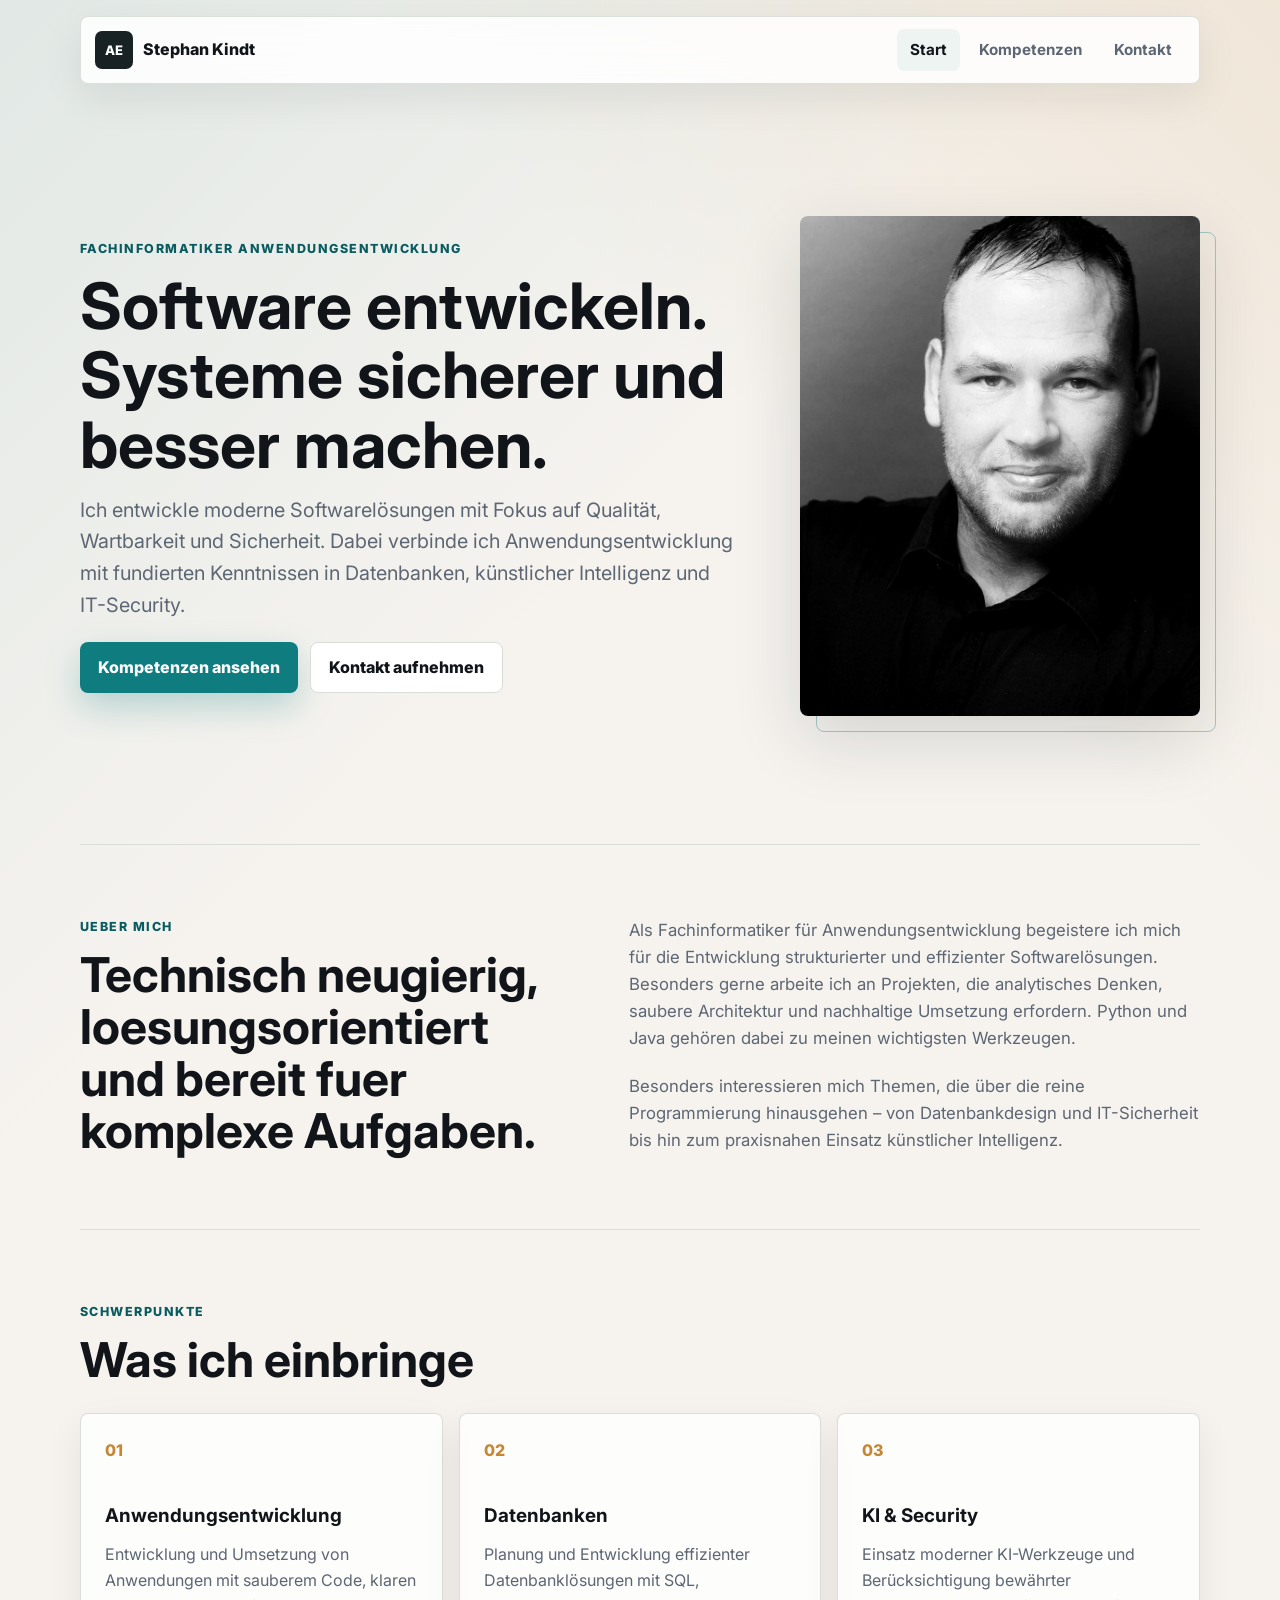
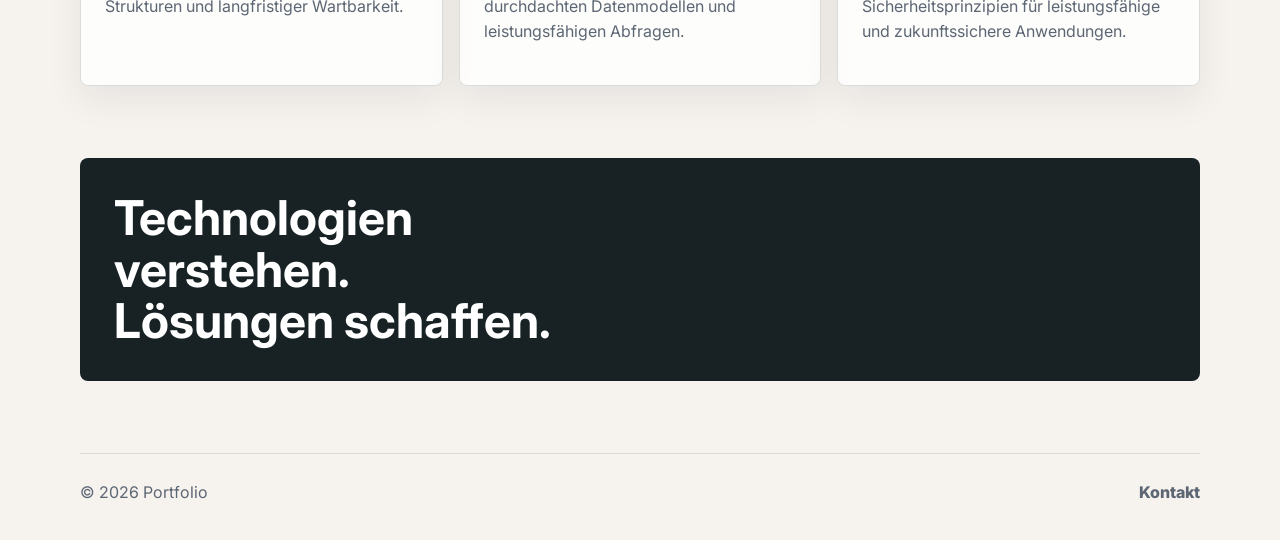
<file: index.html>
<!doctype html>
<html lang="de">
  <head>
    <meta charset="utf-8">
    <meta name="viewport" content="width=device-width, initial-scale=1">
    <meta name="description" content="Portfolio eines Fachinformatikers fuer Anwendungsentwicklung mit Fokus auf Softwareentwicklung, Datenbanken, KI und IT Security.">
    <title>Portfolio | Fachinformatiker Anwendungsentwicklung</title>
    <link rel="preconnect" href="https://fonts.googleapis.com">
    <link rel="preconnect" href="https://fonts.gstatic.com" crossorigin>
    <link href="https://fonts.googleapis.com/css2?family=Inter:wght@400;500;600;700;800&display=swap" rel="stylesheet">
    <link rel="stylesheet" href="styles.css">
  </head>
  <body>
    <header class="site-header">
      <a class="brand" href="index.html" aria-label="Zur Startseite">
        <span class="brand-mark">AE</span>
        <span>Stephan Kindt</span>
      </a>
      <button class="nav-toggle" type="button" aria-expanded="false" aria-controls="site-nav">
        <span></span>
        <span></span>
      </button>
      <nav class="site-nav" id="site-nav" aria-label="Hauptnavigation">
        <a href="index.html" aria-current="page">Start</a>
        <a href="kompetenzen.html">Kompetenzen</a>
        <a href="kontakt.html">Kontakt</a>
      </nav>
    </header>

    <main>
      <section class="hero">
        <div class="hero-copy">
          <p class="eyebrow">Fachinformatiker Anwendungsentwicklung</p>
          <h1>Software entwickeln. Systeme sicherer und besser machen.</h1>
          <p class="lead">
             Ich entwickle moderne Softwarelösungen mit Fokus auf Qualität,
             Wartbarkeit und Sicherheit. Dabei verbinde ich Anwendungsentwicklung mit fundierten Kenntnissen in Datenbanken,
             künstlicher Intelligenz und IT-Security.
          </p>
          <div class="hero-actions" aria-label="Wichtige Links">
            <a class="button primary" href="kompetenzen.html">Kompetenzen ansehen</a>
            <a class="button secondary" href="kontakt.html">Kontakt aufnehmen</a>
          </div>
        </div>
        <figure class="portrait-wrap">
          <img src="Bewerbung.jpg" alt="Portraitfoto" class="portrait">
        </figure>
      </section>

      <section class="section split-section">
        <div>
          <p class="section-kicker">Ueber mich</p>
          <h2>Technisch neugierig, loesungsorientiert und bereit fuer komplexe Aufgaben.</h2>
        </div>
        <div class="text-stack">
          <p>
            Als Fachinformatiker für Anwendungsentwicklung begeistere ich mich für die Entwicklung strukturierter und effizienter Softwarelösungen.
             Besonders gerne arbeite ich an Projekten, die analytisches Denken,
             saubere Architektur und nachhaltige Umsetzung erfordern. Python und Java gehören dabei zu meinen wichtigsten Werkzeugen.
          </p>
          <p>
            Besonders interessieren mich Themen,
             die über die reine Programmierung hinausgehen – von Datenbankdesign und IT-Sicherheit bis hin zum praxisnahen Einsatz künstlicher Intelligenz.
          </p>
        </div>
      </section>

      <section class="section">
        <div class="section-heading">
          <p class="section-kicker">Schwerpunkte</p>
          <h2>Was ich einbringe</h2>
        </div>
        <div class="feature-grid">
          <article class="feature-card">
            <span class="card-number">01</span>
            <h3>Anwendungsentwicklung</h3>
            <p>Entwicklung und Umsetzung von Anwendungen mit sauberem Code, klaren Strukturen und langfristiger Wartbarkeit.</p>
          </article>
          <article class="feature-card">
            <span class="card-number">02</span>
            <h3>Datenbanken</h3>
            <p>Planung und Entwicklung effizienter Datenbanklösungen mit SQL, durchdachten Datenmodellen und leistungsfähigen Abfragen.</p>
          </article>
          <article class="feature-card">
            <span class="card-number">03</span>
            <h3>KI & Security</h3>
            <p>Einsatz moderner KI-Werkzeuge und Berücksichtigung bewährter Sicherheitsprinzipien für leistungsfähige und zukunftssichere Anwendungen.</p>
          </article>
        </div>
      </section>

      <section class="callout">
        <div>
          <p class="section-kicker"></p>
          <h2>Technologien verstehen. Lösungen schaffen.</h2>
        </div>
        <p>
         
        </p>
      </section>
    </main>

    <footer class="site-footer">
      <p>© <span id="year"></span> Portfolio</p>
      <a href="kontakt.html">Kontakt</a>
    </footer>

    <script src="script.js"></script>
  </body>
</html>
</file>
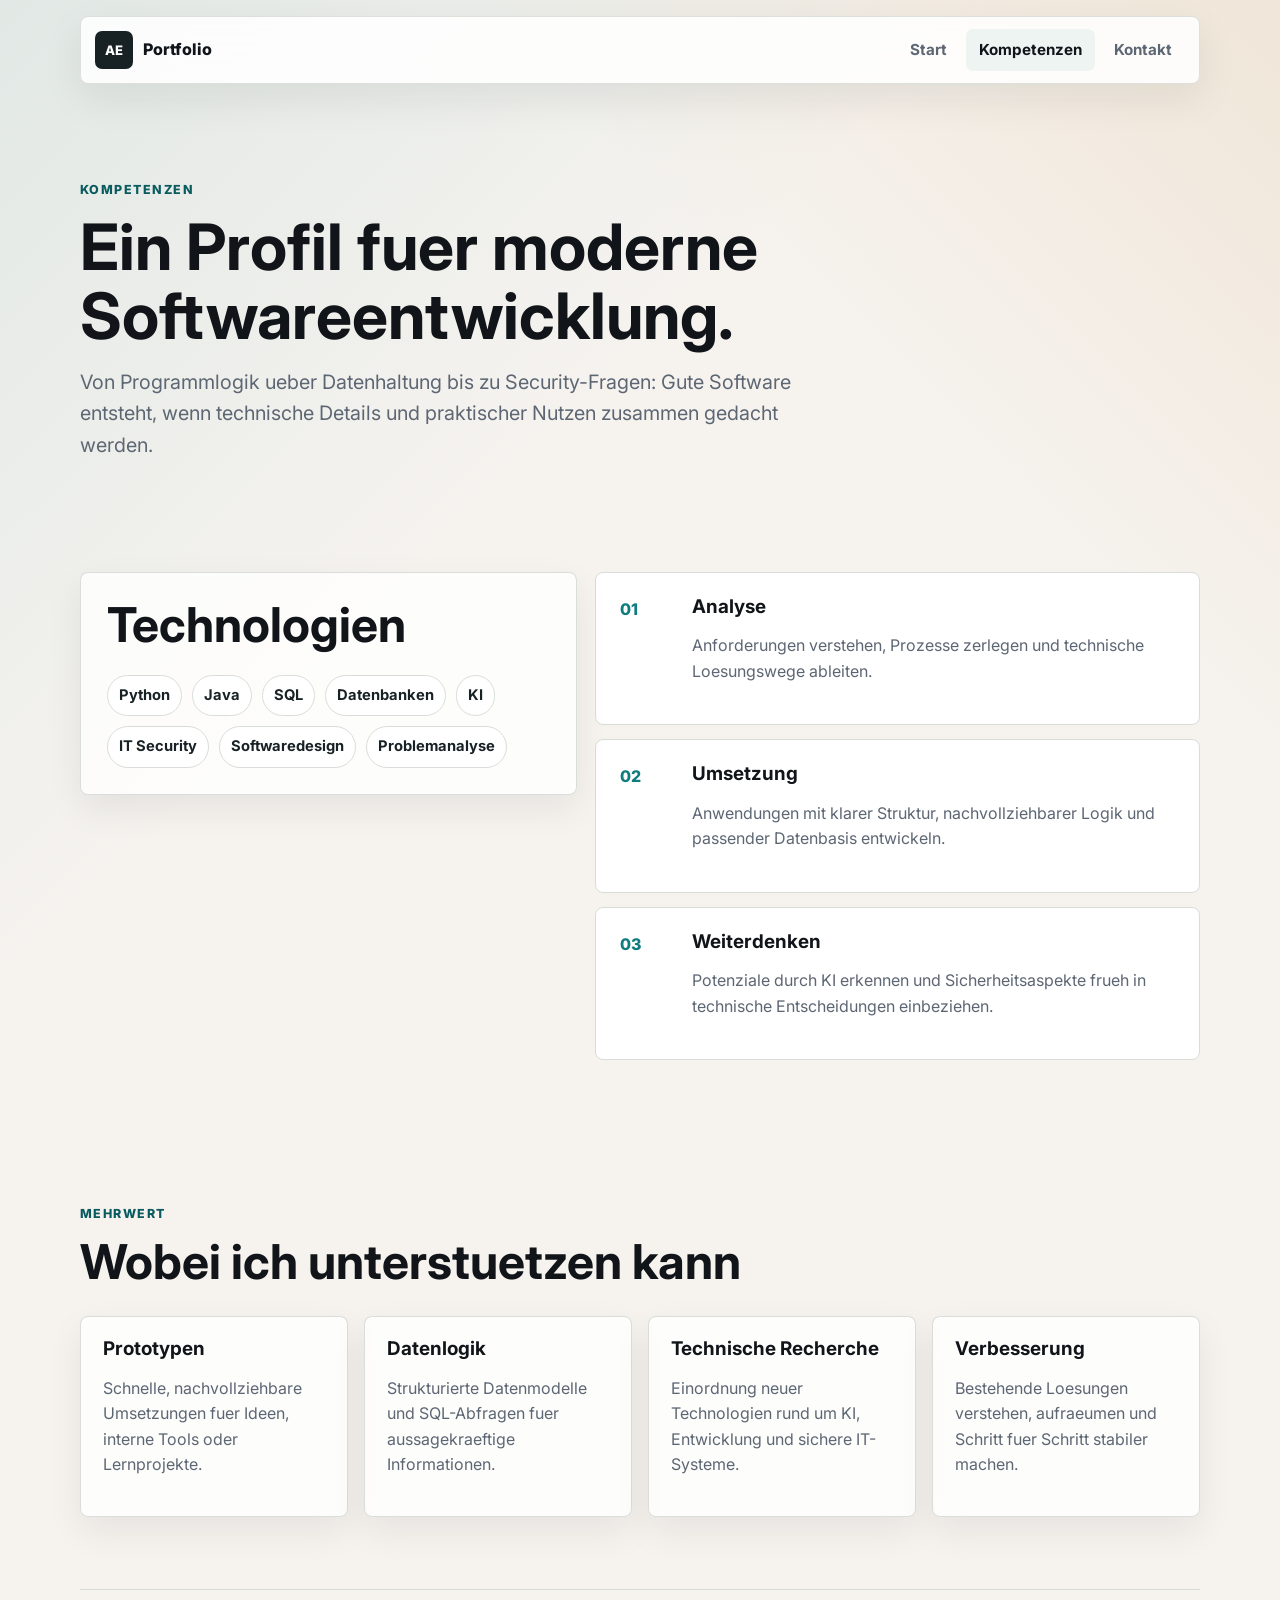
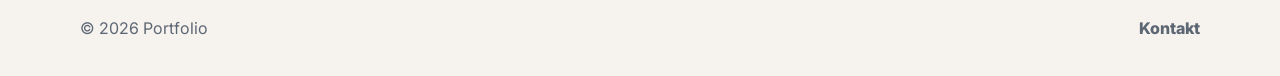
<file: kompetenzen.html>
<!doctype html>
<html lang="de">
  <head>
    <meta charset="utf-8">
    <meta name="viewport" content="width=device-width, initial-scale=1">
    <meta name="description" content="Kompetenzen in Anwendungsentwicklung, Python, Java, SQL, KI und IT Security.">
    <title>Kompetenzen | Portfolio</title>
    <link rel="preconnect" href="https://fonts.googleapis.com">
    <link rel="preconnect" href="https://fonts.gstatic.com" crossorigin>
    <link href="https://fonts.googleapis.com/css2?family=Inter:wght@400;500;600;700;800&display=swap" rel="stylesheet">
    <link rel="stylesheet" href="styles.css">
  </head>
  <body>
    <header class="site-header">
      <a class="brand" href="index.html" aria-label="Zur Startseite">
        <span class="brand-mark">AE</span>
        <span>Portfolio</span>
      </a>
      <button class="nav-toggle" type="button" aria-expanded="false" aria-controls="site-nav">
        <span></span>
        <span></span>
      </button>
      <nav class="site-nav" id="site-nav" aria-label="Hauptnavigation">
        <a href="index.html">Start</a>
        <a href="kompetenzen.html" aria-current="page">Kompetenzen</a>
        <a href="kontakt.html">Kontakt</a>
      </nav>
    </header>

    <main>
      <section class="page-hero">
        <p class="eyebrow">Kompetenzen</p>
        <h1>Ein Profil fuer moderne Softwareentwicklung.</h1>
        <p class="lead narrow">
          Von Programmlogik ueber Datenhaltung bis zu Security-Fragen: Gute Software
          entsteht, wenn technische Details und praktischer Nutzen zusammen gedacht werden.
        </p>
      </section>

      <section class="section skill-layout">
        <div class="skill-panel">
          <h2>Technologien</h2>
          <div class="tag-cloud" aria-label="Technologien">
            <span>Python</span>
            <span>Java</span>
            <span>SQL</span>
            <span>Datenbanken</span>
            <span>KI</span>
            <span>IT Security</span>
            <span>Softwaredesign</span>
            <span>Problemanalyse</span>
          </div>
        </div>
        <div class="timeline">
          <article>
            <span>01</span>
            <div>
              <h3>Analyse</h3>
              <p>Anforderungen verstehen, Prozesse zerlegen und technische Loesungswege ableiten.</p>
            </div>
          </article>
          <article>
            <span>02</span>
            <div>
              <h3>Umsetzung</h3>
              <p>Anwendungen mit klarer Struktur, nachvollziehbarer Logik und passender Datenbasis entwickeln.</p>
            </div>
          </article>
          <article>
            <span>03</span>
            <div>
              <h3>Weiterdenken</h3>
              <p>Potenziale durch KI erkennen und Sicherheitsaspekte frueh in technische Entscheidungen einbeziehen.</p>
            </div>
          </article>
        </div>
      </section>

      <section class="section value-section">
        <div class="section-heading">
          <p class="section-kicker">Mehrwert</p>
          <h2>Wobei ich unterstuetzen kann</h2>
        </div>
        <div class="value-grid">
          <article>
            <h3>Prototypen</h3>
            <p>Schnelle, nachvollziehbare Umsetzungen fuer Ideen, interne Tools oder Lernprojekte.</p>
          </article>
          <article>
            <h3>Datenlogik</h3>
            <p>Strukturierte Datenmodelle und SQL-Abfragen fuer aussagekraeftige Informationen.</p>
          </article>
          <article>
            <h3>Technische Recherche</h3>
            <p>Einordnung neuer Technologien rund um KI, Entwicklung und sichere IT-Systeme.</p>
          </article>
          <article>
            <h3>Verbesserung</h3>
            <p>Bestehende Loesungen verstehen, aufraeumen und Schritt fuer Schritt stabiler machen.</p>
          </article>
        </div>
      </section>
    </main>

    <footer class="site-footer">
      <p>© <span id="year"></span> Portfolio</p>
      <a href="kontakt.html">Kontakt</a>
    </footer>

    <script src="script.js"></script>
  </body>
</html>
</file>
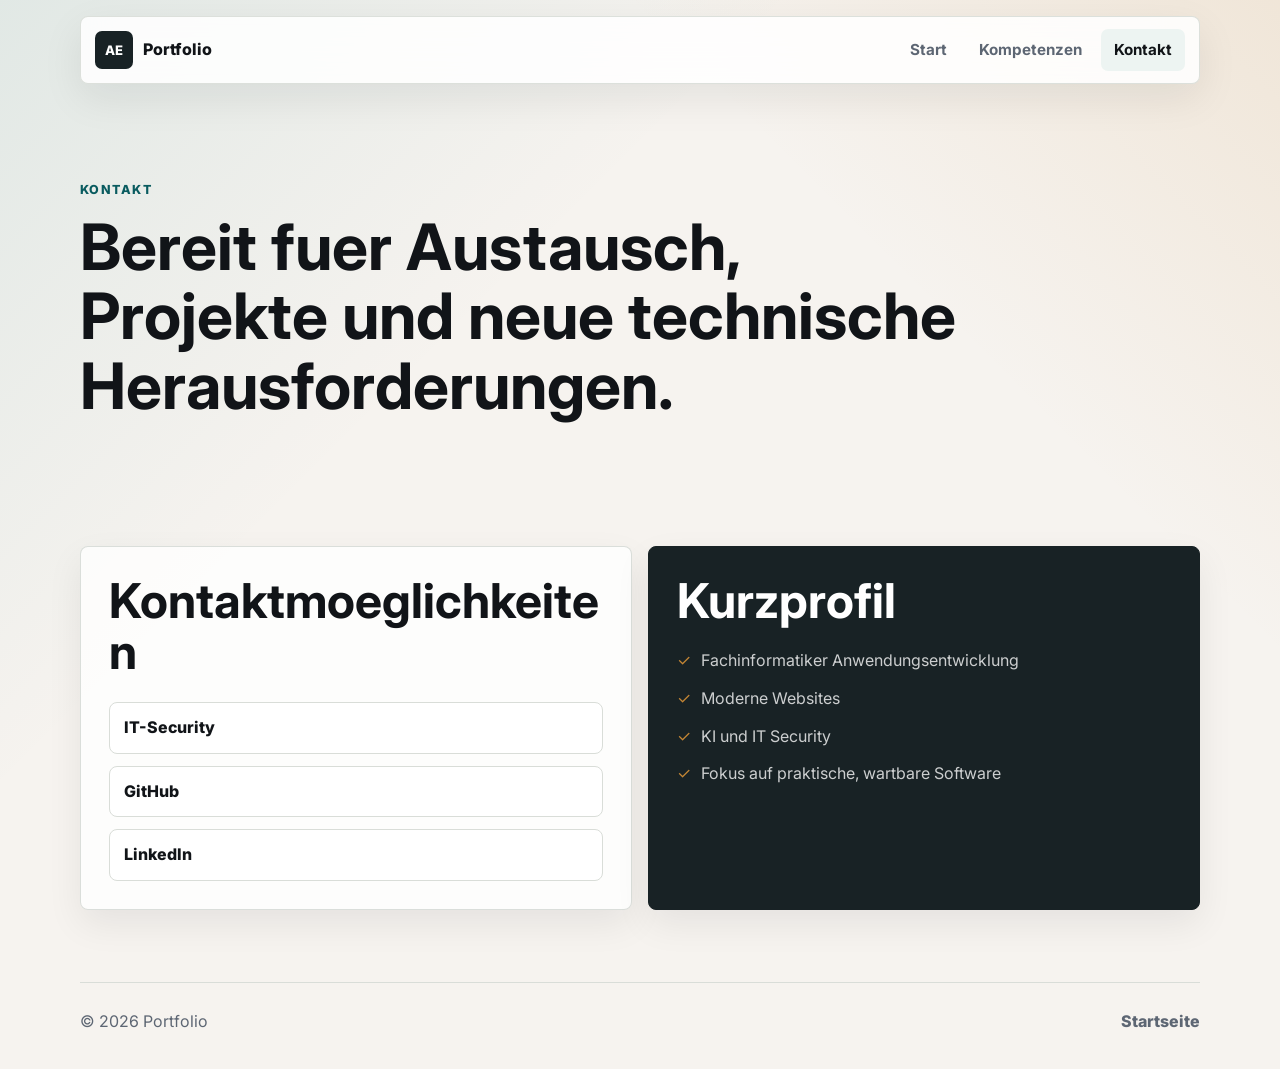
<file: kontakt.html>
<!doctype html>
<html lang="de">
  <head>
    <meta charset="utf-8">
    <meta name="viewport" content="width=device-width, initial-scale=1">
    <meta name="description" content="Kontaktseite fuer ein Portfolio im Bereich Anwendungsentwicklung.">
    <title>Kontakt | Portfolio</title>
    <link rel="preconnect" href="https://fonts.googleapis.com">
    <link rel="preconnect" href="https://fonts.gstatic.com" crossorigin>
    <link href="https://fonts.googleapis.com/css2?family=Inter:wght@400;500;600;700;800&display=swap" rel="stylesheet">
    <link rel="stylesheet" href="styles.css">
  </head>
  <body>
    <header class="site-header">
      <a class="brand" href="index.html" aria-label="Zur Startseite">
        <span class="brand-mark">AE</span>
        <span>Portfolio</span>
      </a>
      <button class="nav-toggle" type="button" aria-expanded="false" aria-controls="site-nav">
        <span></span>
        <span></span>
      </button>
      <nav class="site-nav" id="site-nav" aria-label="Hauptnavigation">
        <a href="index.html">Start</a>
        <a href="kompetenzen.html">Kompetenzen</a>
        <a href="kontakt.html" aria-current="page">Kontakt</a>
      </nav>
    </header>

    <main>
      <section class="page-hero contact-hero">
        <p class="eyebrow">Kontakt</p>
        <h1>Bereit fuer Austausch, Projekte und neue technische Herausforderungen.</h1>
        <p class="lead narrow">
         
        </p>
      </section>

      <section class="section contact-grid">
        <article class="contact-card">
          <h2>Kontaktmoeglichkeiten</h2>
          <p></p>
          <div class="contact-links">
            <a href="https://it-security-sk.vercel.app/">IT-Security</a>
            <a href="https://github.com/neurogitlab-dot/" target="_blank" rel="noreferrer">GitHub</a>
            <a href="https://de.linkedin.com/in/stephan-kindt-84b744a5?trk=people-guest_people_search-card" aria-disabled="true">LinkedIn</a>
          </div>
        </article>

        <article class="contact-card dark">
          <h2>Kurzprofil</h2>
          <ul class="check-list">
            <li>Fachinformatiker Anwendungsentwicklung</li>
            <li>Moderne Websites</li>
            <li>KI und IT Security</li>
            <li>Fokus auf praktische, wartbare Software</li>
          </ul>
        </article>
      </section>
    </main>

    <footer class="site-footer">
      <p>© <span id="year"></span> Portfolio</p>
      <a href="index.html">Startseite</a>
    </footer>

    <script src="script.js"></script>
  </body>
</html>
</file>
<file: styles.css>
:root {
  --bg: #f6f3ef;
  --surface: #ffffff;
  --ink: #111418;
  --muted: #5d6673;
  --line: #d9ddd8;
  --accent: #0f7c80;
  --accent-dark: #095b5f;
  --gold: #c58735;
  --deep: #182225;
  --shadow: 0 24px 70px rgba(17, 20, 24, 0.14);
}

* {
  box-sizing: border-box;
}

html {
  scroll-behavior: smooth;
}

body {
  margin: 0;
  font-family: "Inter", Arial, sans-serif;
  color: var(--ink);
  background:
    linear-gradient(135deg, rgba(15, 124, 128, 0.09), transparent 34%),
    linear-gradient(225deg, rgba(197, 135, 53, 0.12), transparent 28%),
    var(--bg);
  line-height: 1.6;
}

a {
  color: inherit;
  text-decoration: none;
}

img {
  display: block;
  max-width: 100%;
}

.site-header {
  position: sticky;
  top: 0;
  z-index: 10;
  display: flex;
  align-items: center;
  justify-content: space-between;
  gap: 24px;
  width: min(1120px, calc(100% - 32px));
  margin: 16px auto 0;
  padding: 12px 14px;
  border: 1px solid rgba(217, 221, 216, 0.9);
  border-radius: 8px;
  background: rgba(255, 255, 255, 0.86);
  box-shadow: 0 14px 40px rgba(17, 20, 24, 0.08);
  backdrop-filter: blur(18px);
}

.brand,
.site-nav {
  display: flex;
  align-items: center;
}

.brand {
  gap: 10px;
  font-weight: 800;
  letter-spacing: 0;
}

.brand-mark {
  display: grid;
  width: 38px;
  height: 38px;
  place-items: center;
  border-radius: 7px;
  color: #fff;
  background: var(--deep);
  font-size: 0.82rem;
}

.site-nav {
  gap: 6px;
}

.site-nav a {
  padding: 9px 13px;
  border-radius: 7px;
  color: var(--muted);
  font-weight: 700;
  font-size: 0.95rem;
}

.site-nav a:hover,
.site-nav a[aria-current="page"] {
  color: var(--ink);
  background: #edf4f2;
}

.nav-toggle {
  display: none;
  width: 42px;
  height: 38px;
  border: 1px solid var(--line);
  border-radius: 7px;
  background: #fff;
}

.nav-toggle span {
  display: block;
  width: 18px;
  height: 2px;
  margin: 5px auto;
  background: var(--ink);
}

.hero,
.page-hero,
.section,
.callout,
.site-footer {
  width: min(1120px, calc(100% - 32px));
  margin-inline: auto;
}

.hero {
  display: grid;
  grid-template-columns: minmax(0, 1.18fr) minmax(300px, 0.72fr);
  gap: clamp(32px, 5vw, 68px);
  align-items: center;
  min-height: min(760px, calc(100vh - 92px));
  padding: 40px 0 36px;
}

.hero-copy {
  max-width: 720px;
}

.eyebrow,
.section-kicker {
  margin: 0 0 12px;
  color: var(--accent-dark);
  font-size: 0.78rem;
  font-weight: 800;
  letter-spacing: 0.12em;
  text-transform: uppercase;
}

h1,
h2,
h3,
p {
  overflow-wrap: anywhere;
}

h1,
h2,
h3 {
  margin: 0;
  line-height: 1.08;
  letter-spacing: 0;
}

h1 {
  max-width: 880px;
  font-size: clamp(2.25rem, 5vw, 4.2rem);
}

h2 {
  font-size: clamp(1.65rem, 3.8vw, 3rem);
}

h3 {
  font-size: 1.18rem;
}

.lead {
  max-width: 660px;
  margin: 16px 0 0;
  color: var(--muted);
  font-size: clamp(1.05rem, 2vw, 1.24rem);
}

.narrow {
  max-width: 760px;
}

.hero-actions {
  display: flex;
  flex-wrap: wrap;
  gap: 12px;
  margin-top: 20px;
}

.button {
  display: inline-flex;
  min-height: 48px;
  align-items: center;
  justify-content: center;
  border-radius: 8px;
  padding: 12px 18px;
  font-weight: 800;
  transition: transform 180ms ease, box-shadow 180ms ease, background 180ms ease;
}

.button:hover {
  transform: translateY(-2px);
}

.primary {
  color: #fff;
  background: var(--accent);
  box-shadow: 0 14px 34px rgba(15, 124, 128, 0.26);
}

.secondary {
  border: 1px solid var(--line);
  background: #fff;
}

.portrait-wrap {
  position: relative;
  margin: 0;
}

.portrait-wrap::before {
  position: absolute;
  inset: 16px -16px -16px 16px;
  z-index: -1;
  border: 1px solid rgba(15, 124, 128, 0.35);
  border-radius: 8px;
  content: "";
}

.portrait {
  width: 100%;
  aspect-ratio: 4 / 5;
  border-radius: 8px;
  object-fit: cover;
  object-position: center;
  box-shadow: var(--shadow);
  filter: contrast(1.04);
}

.section {
  padding: 72px 0;
}

.split-section {
  display: grid;
  grid-template-columns: 0.85fr 1fr;
  gap: clamp(28px, 5vw, 70px);
  border-top: 1px solid var(--line);
  border-bottom: 1px solid var(--line);
}

.text-stack p,
.callout p {
  margin: 0;
  color: var(--muted);
  font-size: 1.05rem;
}

.text-stack {
  display: grid;
  gap: 18px;
}

.section-heading {
  max-width: 680px;
  margin-bottom: 28px;
}

.feature-grid,
.value-grid,
.contact-grid {
  display: grid;
  grid-template-columns: repeat(3, minmax(0, 1fr));
  gap: 16px;
}

.feature-card,
.value-grid article,
.contact-card,
.skill-panel {
  border: 1px solid rgba(217, 221, 216, 0.95);
  border-radius: 8px;
  background: rgba(255, 255, 255, 0.78);
  box-shadow: 0 14px 36px rgba(17, 20, 24, 0.07);
}

.feature-card {
  min-height: 250px;
  padding: 24px;
}

.card-number {
  display: inline-flex;
  margin-bottom: 42px;
  color: var(--gold);
  font-weight: 800;
}

.feature-card p,
.value-grid p,
.contact-card p,
.timeline p {
  color: var(--muted);
}

.callout {
  display: grid;
  grid-template-columns: 0.8fr 1fr;
  gap: 28px;
  align-items: center;
  margin-bottom: 72px;
  padding: 34px;
  border-radius: 8px;
  color: #fff;
  background: var(--deep);
}

.callout .section-kicker,
.callout p {
  color: rgba(255, 255, 255, 0.78);
}

.page-hero {
  padding: 96px 0 38px;
}

.skill-layout {
  display: grid;
  grid-template-columns: minmax(280px, 0.82fr) 1fr;
  gap: 18px;
  align-items: start;
}

.skill-panel {
  position: sticky;
  top: 96px;
  padding: 26px;
}

.tag-cloud {
  display: flex;
  flex-wrap: wrap;
  gap: 10px;
  margin-top: 24px;
}

.tag-cloud span {
  border: 1px solid var(--line);
  border-radius: 999px;
  padding: 8px 11px;
  background: #fff;
  color: var(--deep);
  font-weight: 700;
  font-size: 0.92rem;
}

.timeline {
  display: grid;
  gap: 14px;
}

.timeline article {
  display: grid;
  grid-template-columns: 54px 1fr;
  gap: 18px;
  padding: 24px;
  border-radius: 8px;
  background: #fff;
  border: 1px solid var(--line);
}

.timeline span {
  color: var(--accent);
  font-weight: 800;
}

.value-grid {
  grid-template-columns: repeat(4, minmax(0, 1fr));
}

.value-grid article {
  padding: 22px;
}

.contact-hero {
  max-width: 1120px;
}

.contact-grid {
  grid-template-columns: 1fr 1fr;
  align-items: stretch;
}

.contact-card {
  padding: 28px;
}

.contact-card.dark {
  color: #fff;
  background: var(--deep);
  border-color: var(--deep);
}

.contact-card.dark p,
.contact-card.dark li {
  color: rgba(255, 255, 255, 0.78);
}

.contact-links {
  display: grid;
  gap: 12px;
  margin-top: 24px;
}

.contact-links a {
  display: flex;
  min-height: 48px;
  align-items: center;
  border: 1px solid var(--line);
  border-radius: 8px;
  padding: 12px 14px;
  background: #fff;
  color: var(--ink);
  font-weight: 800;
}

.check-list {
  display: grid;
  gap: 12px;
  margin: 22px 0 0;
  padding: 0;
  list-style: none;
}

.check-list li {
  position: relative;
  padding-left: 24px;
}

.check-list li::before {
  position: absolute;
  left: 0;
  color: var(--gold);
  content: "✓";
}

.site-footer {
  display: flex;
  align-items: center;
  justify-content: space-between;
  gap: 16px;
  padding: 26px 0 34px;
  color: var(--muted);
  border-top: 1px solid var(--line);
}

.site-footer p {
  margin: 0;
}

.site-footer a {
  font-weight: 800;
}

@media (max-width: 840px) {
  .site-header {
    align-items: flex-start;
  }

  .nav-toggle {
    display: block;
  }

  .site-nav {
    position: absolute;
    top: calc(100% + 8px);
    right: 0;
    left: 0;
    display: none;
    flex-direction: column;
    align-items: stretch;
    padding: 10px;
    border: 1px solid var(--line);
    border-radius: 8px;
    background: #fff;
    box-shadow: 0 18px 46px rgba(17, 20, 24, 0.12);
  }

  .site-header.nav-open .site-nav {
    display: flex;
  }

  .hero,
  .split-section,
  .callout,
  .skill-layout,
  .contact-grid {
    grid-template-columns: 1fr;
  }

  .hero {
    min-height: auto;
    padding-top: 56px;
  }

  .portrait-wrap {
    max-width: 460px;
  }

  .feature-grid,
  .value-grid {
    grid-template-columns: 1fr 1fr;
  }

  .skill-panel {
    position: static;
  }
}

@media (max-width: 560px) {
  .site-header,
  .hero,
  .page-hero,
  .section,
  .callout,
  .site-footer {
    width: min(100% - 22px, 1120px);
  }

  .hero-actions,
  .site-footer {
    align-items: stretch;
    flex-direction: column;
  }

  .button {
    width: 100%;
  }

  .feature-grid,
  .value-grid {
    grid-template-columns: 1fr;
  }

  .feature-card {
    min-height: 0;
  }

  .card-number {
    margin-bottom: 24px;
  }

  .timeline article {
    grid-template-columns: 1fr;
  }
}
</file>
